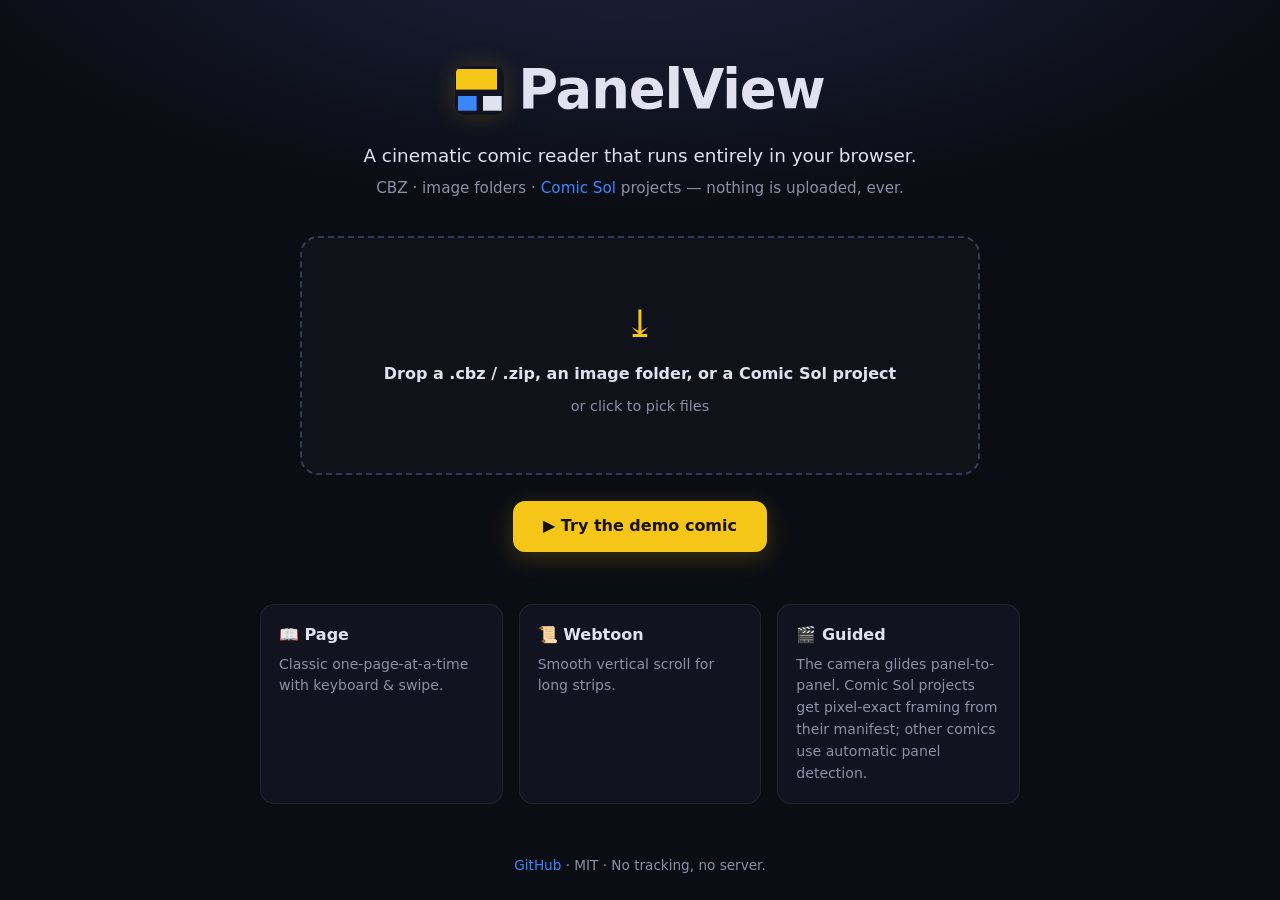
<file: index.html>
<!DOCTYPE html>
<html lang="en">
<head>
<meta charset="utf-8">
<meta name="viewport" content="width=device-width, initial-scale=1">
<title>PanelView — cinematic comic reader</title>
<meta name="description" content="Read CBZ, image folders, and Comic Sol projects in your browser. Page, webtoon, and cinematic guided panel-by-panel modes. 100% client-side.">
<link rel="stylesheet" href="style.css">
<link rel="manifest" href="manifest.webmanifest">
<meta name="theme-color" content="#111420">
<link rel="icon" href="data:image/svg+xml,<svg xmlns='http://www.w3.org/2000/svg' viewBox='0 0 100 100'><rect width='100' height='100' rx='18' fill='%23111420'/><rect x='14' y='14' width='72' height='40' rx='6' fill='%23f5c518'/><rect x='14' y='62' width='33' height='24' rx='6' fill='%233a86ff'/><rect x='53' y='62' width='33' height='24' rx='6' fill='%23e0e3ef'/></svg>">
</head>
<body>

<div id="landing">
  <header class="hero">
    <h1><span class="logo-mark"></span>PanelView</h1>
    <p class="tagline">A cinematic comic reader that runs entirely in your browser.</p>
    <p class="sub">CBZ &middot; image folders &middot; <a href="https://github.com/wenn-id/comic-sol" target="_blank" rel="noopener">Comic Sol</a> projects — nothing is uploaded, ever.</p>
  </header>

  <div id="dropzone" tabindex="0" role="button" aria-label="Open a comic">
    <div class="dz-inner">
      <div class="dz-icon">⤓</div>
      <strong>Drop a .cbz / .zip, an image folder, or a Comic Sol project</strong>
      <span>or click to pick files</span>
    </div>
  </div>

  <div class="landing-actions">
    <button id="btn-demo" class="btn-primary">▶ Try the demo comic</button>
  </div>

  <section class="features">
    <div><h3>📖 Page</h3><p>Classic one-page-at-a-time with keyboard &amp; swipe.</p></div>
    <div><h3>📜 Webtoon</h3><p>Smooth vertical scroll for long strips.</p></div>
    <div><h3>🎬 Guided</h3><p>The camera glides panel-to-panel. Comic Sol projects get pixel-exact framing from their manifest; other comics use automatic panel detection.</p></div>
  </section>

  <footer>
    <a href="https://github.com/wenn-id/panelview" target="_blank" rel="noopener">GitHub</a> ·
    MIT · No tracking, no server.
  </footer>
  <input type="file" id="file-input" multiple hidden>
  <input type="file" id="dir-input" webkitdirectory hidden>
</div>

<div id="reader" hidden>
  <div id="progress"><div id="progress-fill"></div></div>
  <div id="toolbar">
    <button id="btn-close" title="Close (Esc)" aria-label="Close book (Escape)">✕</button>
    <div id="book-meta">
      <span id="book-title"></span>
      <span id="book-subtitle" hidden></span>
    </div>
    <nav id="modes" aria-label="Reading modes">
      <button data-mode="page"  title="Page mode (1)" aria-label="Page mode (1)">📖</button>
      <button data-mode="webtoon" title="Webtoon mode (2)" aria-label="Webtoon mode (2)">📜</button>
      <button data-mode="guided" title="Guided mode (3)" aria-label="Guided mode (3)">🎬</button>
      <button data-mode="motion" title="Motion-comic mode (4)" aria-label="Motion-comic mode (4)" hidden>✨</button>
    </nav>
    <span id="pos" role="status" aria-live="polite"></span>
    <button id="btn-direction" title="Reading direction: LTR (click to toggle)" aria-label="Reading direction: LTR (click to toggle)">LTR</button>
    <button id="btn-thumbs" title="Show thumbnails (t)" aria-label="Show thumbnails (t)" aria-expanded="false">▦</button>
    <button id="btn-fs" title="Fullscreen (f)" aria-label="Fullscreen (f)">⛶</button>
  </div>
  <div id="schema-warning" role="status" hidden></div>
  <div id="stage"></div>
  <div id="thumbs" role="group" aria-label="Page thumbnails" hidden></div>
  <div id="hint"></div>
</div>

<script type="module" src="main.js"></script>
</body>
</html>
</file>
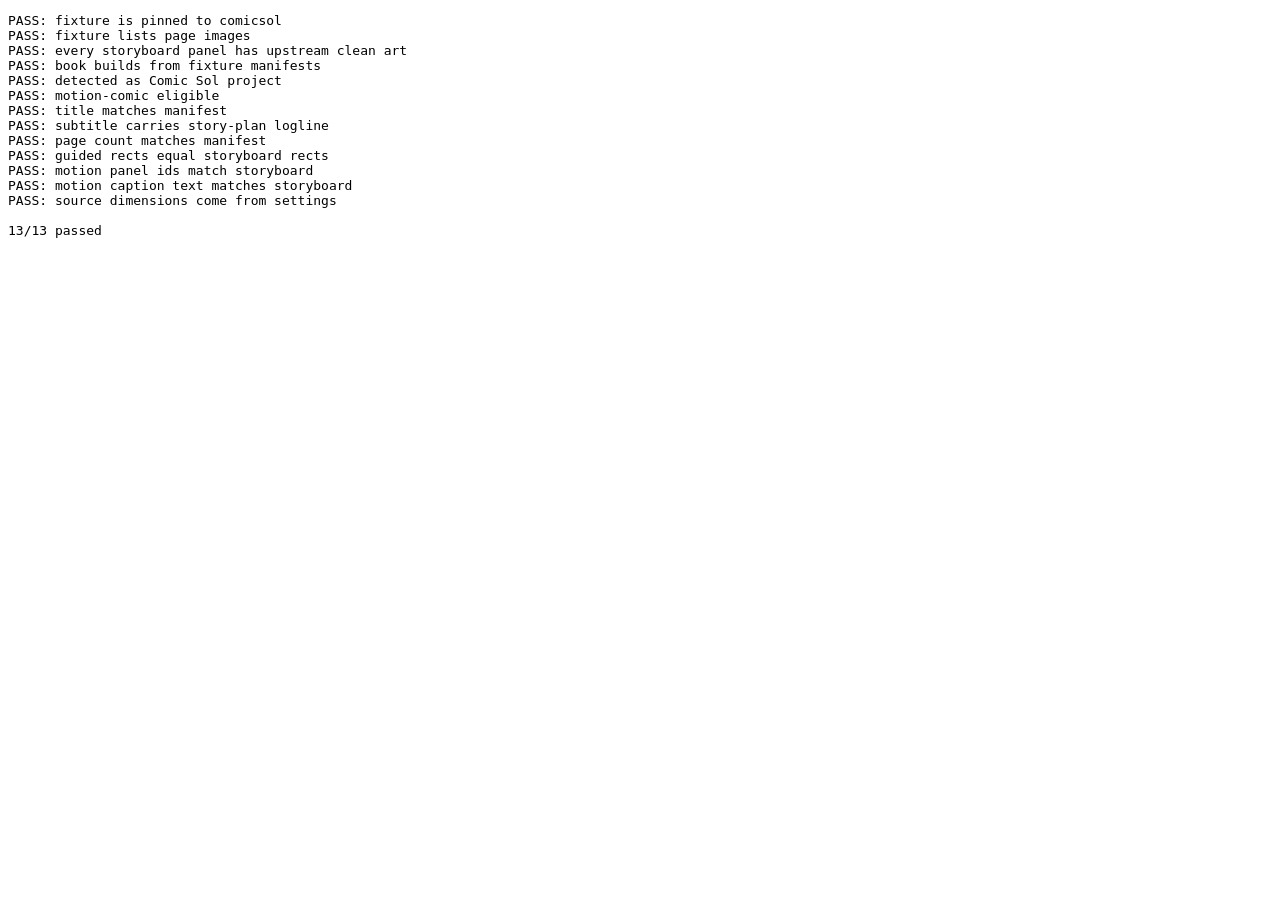
<file: tools/parity.html>
<!doctype html>
<html lang="en">
<head>
<meta charset="utf-8">
<title>parity</title>
</head>
<body>
<pre id="out">running…</pre>
<!-- app.js wires itself to the real reader DOM on load; same minimal stub as test.html -->
<div id="landing" hidden><div id="dropzone"></div><button id="btn-demo"></button>
<input type="file" id="file-input" hidden><input type="file" id="dir-input" hidden></div>
<div id="reader" hidden><div id="progress"><div id="progress-fill"></div></div>
<div id="toolbar"><button id="btn-close"></button><div id="book-meta"><span id="book-title"></span><span id="book-subtitle" hidden></span></div>
<nav id="modes"><button data-mode="page"></button><button data-mode="webtoon"></button><button data-mode="guided"></button><button data-mode="motion" hidden></button></nav>
<span id="pos"></span><button id="btn-fs"></button></div><div id="schema-warning" hidden></div><div id="stage"></div><div id="hint"></div></div>
<script type="module" src="../main.js"></script>
<script type="module">
/* Comic Sol parity harness: drives the real reader pipeline
   (bookFromFileMap → comicSolBook) against the committed fixture captured
   from wenn-id/comicsol@<ref>. Binary assets don't exist in the fixture;
   the harness substitutes placeholder blobs because geometry/title/text
   parsing only depends on manifest bytes and the presence of asset paths. */

const results = [];
const t = (name, ok, extra) => results.push((ok ? "PASS" : "FAIL") + ": " + name + (ok || extra == null ? "" : " — " + extra));

/* main.js is also a module now: wait for it to expose the shared surface. */
let pv = null;
for (let i = 0; i < 500 && !pv; i++) {
  pv = window.__panelview;
  if (!pv) await new Promise((r) => setTimeout(r, 10));
}

const fixture = await (await fetch("../tests/fixtures/sunlight-courier/files.json")).json();
const manifestText = {};
for (const p of ["project.json", "plan/storyboard.json", "plan/story-plan.json"]) {
  manifestText[p] = await (await fetch(`../tests/fixtures/sunlight-courier/${p}`)).text();
}
const project = JSON.parse(manifestText["project.json"]);
const storyboard = JSON.parse(manifestText["plan/storyboard.json"]);
const storyPlan = JSON.parse(manifestText["plan/story-plan.json"]);

/* --- fixture self-contract ------------------------------------------- */
t("fixture is pinned to comicsol", fixture.repo === "wenn-id/comicsol" && typeof fixture.ref === "string" && fixture.ref.length === 40);
t("fixture lists page images", fixture.files.some((f) => /^pages\/page-\d+\.(png|jpe?g|webp)$/.test(f)));
const panelIds = storyboard.pages.flatMap((pg) => (pg.panels || []).map((pn) => pn.id)).filter(Boolean);
t("every storyboard panel has upstream clean art", panelIds.every((id) => fixture.files.includes(`panels/${id}/clean.png`)));

/* --- drive the real pipeline ----------------------------------------- */
const fileMap = new Map();
for (const p of Object.keys(manifestText)) {
  const text = manifestText[p];
  fileMap.set(p, async () => new Blob([text], { type: "application/json" }));
}
for (const p of fixture.files) {
  if (!fileMap.has(p)) fileMap.set(p, async () => new Blob(["placeholder"], { type: "application/octet-stream" }));
}

let book = null, bookErr = null;
try { book = await pv.bookFromFileMap(fileMap, "sunlight-courier"); }
catch (e) { bookErr = e; }
t("book builds from fixture manifests", !!book, String(bookErr));

if (book) {
  t("detected as Comic Sol project", book.comicSol === true);
  t("motion-comic eligible", book.motionComic === true);
  const wantTitle = project.title || project.project_id.replace(/[-_]+/g, " ").replace(/\S+/g, (w) => w[0].toUpperCase() + w.slice(1));
  t("title matches manifest", book.title === wantTitle, `${book.title} != ${wantTitle}`);
  t("subtitle carries story-plan logline", book.subtitle === storyPlan.logline.trim(), String(book.subtitle));
  t("page count matches manifest", book.pages.length === fixture.files.filter((f) => /^pages\//.test(f)).length,
    `${book.pages.length}`);

  const pw = project.settings.page_width, ph = project.settings.page_height;
  const norm = (r) => ({ x: r.x, y: r.y, width: r.width, height: r.height });
  let rectMismatches = [], textMismatches = [], idMismatches = [];
  book.pages.forEach((page, i) => {
    const sb = storyboard.pages.find((pg) => pg.number === i + 1) || storyboard.pages[i];
    if (!sb) return;
    if (JSON.stringify(page.panels?.map(norm)) !== JSON.stringify(sb.panels.map((p) => norm(p.rect)))) {
      rectMismatches.push(i + 1);
    }
    const gotIds = (page.motionPanels || []).map((m) => m.id);
    if (JSON.stringify(gotIds) !== JSON.stringify(sb.panels.map((p) => p.id))) idMismatches.push(i + 1);
    const gotTexts = (page.motionPanels || []).map((m) => m.text);
    if (JSON.stringify(gotTexts) !== JSON.stringify(sb.panels.map((p) => p.text || []))) textMismatches.push(i + 1);
  });
  t("guided rects equal storyboard rects", !rectMismatches.length, "pages " + rectMismatches.join(","));
  t("motion panel ids match storyboard", !idMismatches.length, "pages " + idMismatches.join(","));
  t("motion caption text matches storyboard", !textMismatches.length, "pages " + textMismatches.join(","));
  t("source dimensions come from settings", book.pages.every((p) => p.srcW === pw && p.srcH === ph));
}

const failed = results.filter((r) => r.startsWith("FAIL")).length;
document.getElementById("out").textContent =
  results.join("\n") + `\n\n${results.length - failed}/${results.length} passed`;
document.title = failed ? "FAIL" : "PASS";
</script>
</body>
</html>
</file>
<file: style.css>
:root {
  --bg: #0b0d14;
  --bg2: #111420;
  --fg: #e0e3ef;
  --dim: #8b90a5;
  --accent: #f5c518;
  --accent2: #3a86ff;
}
* { box-sizing: border-box; margin: 0; padding: 0; }
html, body { height: 100%; }
body {
  background: var(--bg);
  color: var(--fg);
  font: 16px/1.55 system-ui, -apple-system, "Segoe UI", sans-serif;
  -webkit-font-smoothing: antialiased;
}
a { color: var(--accent2); text-decoration: none; }
a:hover { text-decoration: underline; }

/* ---------- landing ---------- */
#landing {
  min-height: 100%;
  display: flex;
  flex-direction: column;
  align-items: center;
  padding: 48px 20px 24px;
  background:
    radial-gradient(1200px 500px at 50% -10%, #1c2340 0%, transparent 60%),
    var(--bg);
}
.hero { text-align: center; margin-bottom: 36px; }
.hero h1 {
  font-size: clamp(2.2rem, 6vw, 3.4rem);
  letter-spacing: -0.02em;
  display: flex; align-items: center; justify-content: center; gap: 14px;
}
.logo-mark {
  width: 0.9em; height: 0.9em; border-radius: 0.18em;
  background:
    linear-gradient(var(--accent), var(--accent)) 8% 12% / 84% 42% no-repeat,
    linear-gradient(var(--accent2), var(--accent2)) 8% 88% / 38% 30% no-repeat,
    linear-gradient(var(--fg), var(--fg)) 92% 88% / 38% 30% no-repeat,
    var(--bg2);
  box-shadow: 0 0 24px #f5c51833;
}
.tagline { font-size: 1.15rem; margin-top: 10px; }
.sub { color: var(--dim); margin-top: 6px; font-size: 0.95rem; }

#dropzone {
  width: min(680px, 100%);
  border: 2px dashed #333a55;
  border-radius: 18px;
  padding: 56px 24px;
  text-align: center;
  cursor: pointer;
  transition: border-color 0.2s, background 0.2s, transform 0.15s;
  background: #ffffff06;
}
#dropzone:hover, #dropzone:focus-visible, #dropzone.drag {
  border-color: var(--accent);
  background: #f5c5180d;
  transform: translateY(-2px);
  outline: none;
}
.dz-inner { display: flex; flex-direction: column; gap: 8px; align-items: center; }
.dz-icon { font-size: 2.4rem; color: var(--accent); }
.dz-inner span { color: var(--dim); font-size: 0.9rem; }

.landing-actions { margin: 26px 0 8px; }
.btn-primary {
  font: inherit; font-weight: 600;
  background: var(--accent); color: #14120a;
  border: 0; border-radius: 12px;
  padding: 13px 30px; cursor: pointer;
  box-shadow: 0 6px 24px #f5c51833;
  transition: transform 0.15s, box-shadow 0.15s;
}
.btn-primary:hover { transform: translateY(-2px); box-shadow: 0 10px 30px #f5c51844; }

.features {
  display: grid; grid-template-columns: repeat(auto-fit, minmax(200px, 1fr));
  gap: 16px; width: min(760px, 100%); margin-top: 44px;
}
.features > div {
  background: var(--bg2); border: 1px solid #ffffff10;
  border-radius: 14px; padding: 18px;
}
.features h3 { font-size: 1rem; margin-bottom: 6px; }
.features p { color: var(--dim); font-size: 0.88rem; }

#landing footer { margin-top: auto; padding-top: 40px; color: var(--dim); font-size: 0.85rem; }

/* ---------- reader ---------- */
#reader[hidden], #landing[hidden] { display: none; }
#reader {
  position: fixed; inset: 0;
  background: #000;
  display: flex; flex-direction: column;
}
#progress { height: 3px; background: #ffffff14; flex: none; z-index: 5; }
#progress-fill { height: 100%; width: 0; background: var(--accent); transition: width 0.25s; }

#toolbar {
  display: flex; align-items: center; gap: 12px;
  padding: 8px 14px;
  background: #0b0d14e6; backdrop-filter: blur(8px);
  border-bottom: 1px solid #ffffff0f;
  z-index: 5; flex: none;
  transition: opacity 0.3s;
}
#reader.immersive #toolbar, #reader.immersive #progress { opacity: 0; pointer-events: none; }
#toolbar button {
  font: inherit; background: none; border: 0; color: var(--fg);
  cursor: pointer; padding: 4px 8px; border-radius: 8px; font-size: 1.05rem;
}
#toolbar button:hover { background: #ffffff14; }
#modes button.active { background: var(--accent); color: #14120a; }
#book-meta {
  min-width: 0; flex: 1 1 auto;
  display: flex; flex-direction: column; gap: 2px;
  line-height: 1.15;
}
#book-title { font-weight: 600; font-size: 0.95rem; white-space: nowrap; overflow: hidden; text-overflow: ellipsis; }
#book-subtitle {
  color: var(--dim); font-size: 0.78rem; min-width: 0;
  white-space: nowrap; overflow: hidden; text-overflow: ellipsis;
}
#modes { margin-left: auto; display: flex; gap: 4px; }
#pos { color: var(--dim); font-size: 0.85rem; font-variant-numeric: tabular-nums; white-space: nowrap; }

@media (max-width: 560px) {
  #toolbar { gap: 4px; padding: 6px 8px; flex-wrap: wrap; }
  #toolbar > #btn-close { order: 0; }
  #toolbar > #book-meta { order: 1; flex: 1 1 calc(100% - 56px); min-width: 0; }
  #toolbar > #modes { order: 2; margin-left: 0; flex: 1 1 auto; min-width: 0; }
  #toolbar > #pos { order: 3; flex: 0 0 auto; }
  #toolbar > #btn-direction { order: 4; flex: 0 0 auto; }
  #toolbar > #btn-thumbs { order: 5; flex: 0 0 auto; }
  #toolbar > #btn-fs { order: 6; flex: 0 0 auto; }
}

#schema-warning {
  flex: none;
  padding: 8px 16px;
  background: #6b4d00;
  color: #fff3c4;
  border-bottom: 1px solid #f5c51866;
  font-size: 0.85rem;
  text-align: center;
}

#stage { flex: 1; position: relative; overflow: hidden; }

/* thumbnail strip */
#thumbs {
  flex: none; display: flex; gap: 8px;
  overflow-x: auto; overflow-y: hidden;
  padding: 8px 12px;
  background: #0b0d14e6; backdrop-filter: blur(8px);
  border-top: 1px solid #ffffff0f;
  scroll-behavior: smooth;
}
#thumbs[hidden] { display: none; }
#thumbs button {
  flex: 0 0 auto; position: relative;
  background: none; border: 2px solid transparent;
  border-radius: 6px; padding: 0;
  cursor: pointer; overflow: hidden;
  line-height: 0;
}
#thumbs button.active { border-color: var(--accent); }
#thumbs button canvas { display: block; background: #111420; }

/* page mode */
#stage.mode-page { display: flex; align-items: center; justify-content: center; }
#stage.mode-page img {
  max-width: 100%; max-height: 100%;
  object-fit: contain;
  animation: pageIn 0.25s ease;
}
@keyframes pageIn { from { opacity: 0; transform: scale(0.985); } }

/* webtoon mode */
#stage.mode-webtoon { overflow-y: auto; }
#stage.mode-webtoon .col { max-width: 820px; margin: 0 auto; }
#stage.mode-webtoon img { width: 100%; display: block; }

/* motion-comic mode */
#stage.mode-motion { background: #000; }
.motion-viewport {
  position: absolute; inset: 0;
  overflow: hidden;
}
.motion-canvas {
  position: absolute; top: 0; left: 0;
  transform-origin: 0 0;
  transition: transform 0.85s cubic-bezier(0.33, 0.0, 0.15, 1);
  will-change: transform;
}
.motion-panel { position: absolute; overflow: hidden; }
.motion-panel img { display: block; width: 100%; height: 100%; object-fit: cover; }
/* text rides on the clean art in page coordinates, so sizes are page-scale */
.motion-text {
  position: absolute; margin: 0; max-width: 46%;
  padding: 14px 20px; border-radius: 18px;
  font-size: 34px; line-height: 1.28; color: #fff;
  background: #000000b3; text-shadow: 0 2px 6px #000a;
}
.motion-text[data-speaker] { background: #101010d9; }
.motion-text-top-left     { top: 4%; left: 4%; }
.motion-text-top-center   { top: 4%; left: 50%; transform: translateX(-50%); }
.motion-text-top-right    { top: 4%; right: 4%; }
.motion-text-middle-left  { top: 50%; left: 4%; transform: translateY(-50%); }
.motion-text-middle-right { top: 50%; right: 4%; transform: translateY(-50%); }
.motion-text-bottom-left  { bottom: 4%; left: 4%; }
.motion-text-bottom-center{ bottom: 4%; left: 50%; transform: translateX(-50%); }
.motion-text-bottom-right { bottom: 4%; right: 4%; }
/* only the focused panel's art and text are lit */
.motion-panel { opacity: 0.28; transition: opacity 0.5s ease; }
.motion-panel.current { opacity: 1; }

/* guided mode */
#stage.mode-guided { background: #000; }
.guided-viewport {
  position: absolute; inset: 0;
  overflow: hidden;
}
.guided-canvas {
  position: absolute; top: 0; left: 0;
  transform-origin: 0 0;
  transition: transform 0.85s cubic-bezier(0.33, 0.0, 0.15, 1);
  will-change: transform;
}
.guided-canvas img { display: block; }
.guided-dim {
  position: absolute; inset: 0; pointer-events: none;
  transition: clip-path 0.85s cubic-bezier(0.33, 0.0, 0.15, 1);
  background: #000000b3;
}

#hint {
  position: absolute; bottom: 18px; left: 50%; transform: translateX(-50%);
  background: #0b0d14cc; border: 1px solid #ffffff1a; border-radius: 999px;
  padding: 6px 18px; font-size: 0.85rem; color: var(--dim);
  opacity: 0; transition: opacity 0.4s; pointer-events: none; z-index: 6;
  white-space: nowrap;
}
#hint.show { opacity: 1; }

@media (prefers-reduced-motion: reduce) {
  *, *::before, *::after {
    animation-duration: 0.01ms !important;
    animation-iteration-count: 1 !important;
    scroll-behavior: auto !important;
    transition-duration: 0.01ms !important;
  }
  .guided-canvas, .guided-dim, .motion-canvas, .motion-panel, #hint, #progress-fill {
    transition: none !important;
    will-change: auto;
  }
}

@media (max-width: 600px) {
  #book-meta { max-width: 42vw; }
  #book-subtitle { display: none; }
  #dropzone { padding: 40px 16px; }
}
</file>
